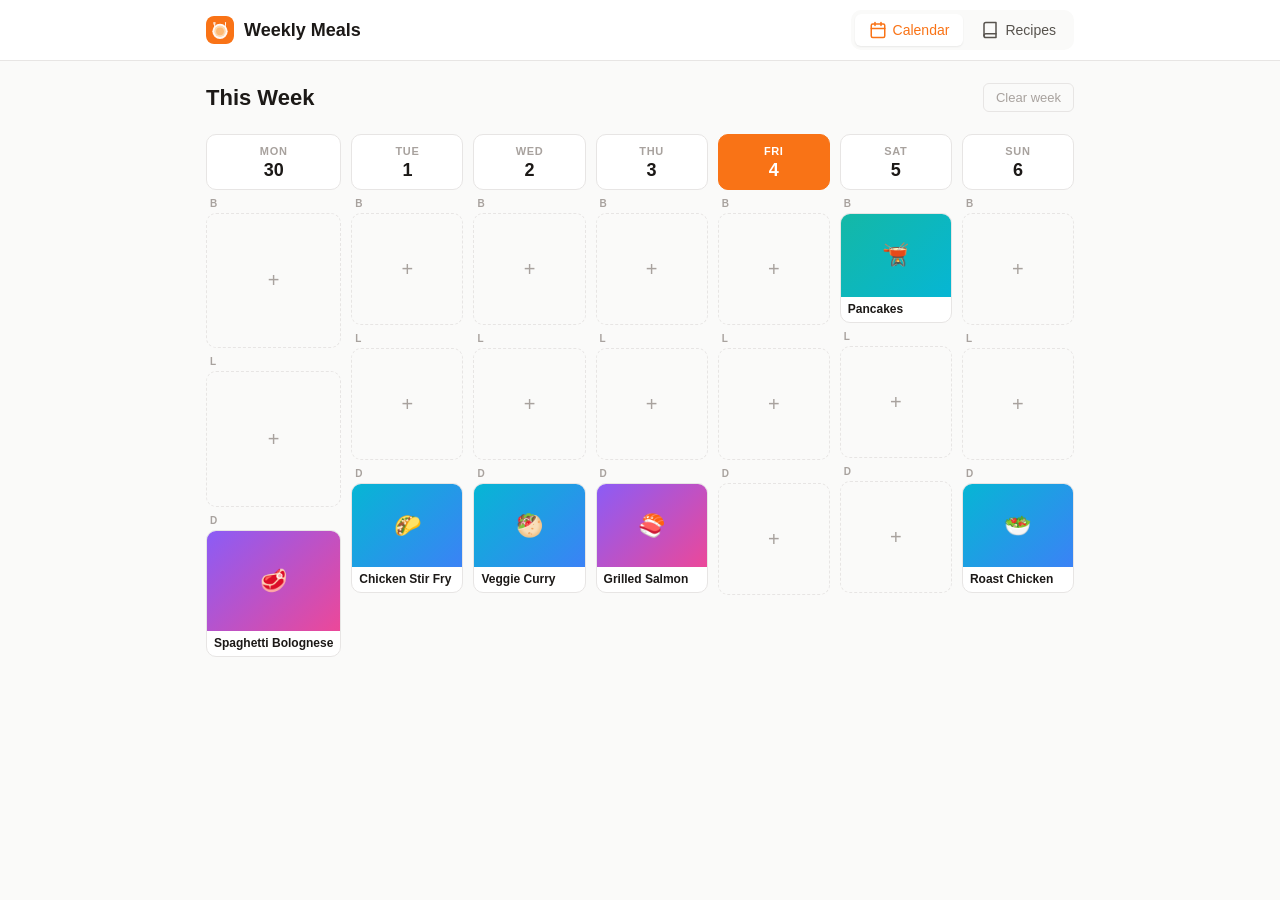
<file: index.html>
<!DOCTYPE html>
<html lang="en">
<head>
  <meta charset="UTF-8">
  <meta name="viewport" content="width=device-width, initial-scale=1.0, viewport-fit=cover">
  <meta name="theme-color" content="#f97316">
  <meta name="apple-mobile-web-app-capable" content="yes">
  <meta name="apple-mobile-web-app-status-bar-style" content="black-translucent">
  <meta name="apple-mobile-web-app-title" content="Weekly Meals">
  <meta name="description" content="Plan your family meals for the week">
  <link rel="manifest" href="manifest.json">
  <link rel="apple-touch-icon" href="icon.svg">
  <link rel="icon" href="icon.svg" type="image/svg+xml">
  <title>Weekly Meals</title>
  <link rel="stylesheet" href="styles.css">
</head>
<body>
  <div id="app">

    <header class="app-header">
      <div class="header-inner">
        <div class="logo">
          <svg width="28" height="28" viewBox="0 0 512 512" fill="none">
            <rect width="512" height="512" rx="110" fill="#f97316"/>
            <circle cx="256" cy="280" r="140" fill="white" opacity="0.95"/>
            <circle cx="256" cy="280" r="105" fill="#fed7aa"/>
            <circle cx="256" cy="280" r="72" fill="#fdba74"/>
            <rect x="148" y="110" width="14" height="90" rx="7" fill="white"/>
            <rect x="134" y="110" width="10" height="48" rx="5" fill="white"/>
            <rect x="162" y="110" width="10" height="48" rx="5" fill="white"/>
            <rect x="148" y="156" width="14" height="8" rx="3" fill="white"/>
            <rect x="350" y="110" width="14" height="120" rx="7" fill="white"/>
            <path d="M350 110 Q360 122 364 148 L364 162 L350 162 Z" fill="white"/>
          </svg>
          <span>Weekly Meals</span>
        </div>
        <nav class="tab-nav">
          <button class="tab-btn active" data-view="calendar">
            <svg width="18" height="18" viewBox="0 0 24 24" fill="none" stroke="currentColor" stroke-width="2" stroke-linecap="round" stroke-linejoin="round">
              <rect x="3" y="4" width="18" height="18" rx="2"/>
              <line x1="16" y1="2" x2="16" y2="6"/>
              <line x1="8" y1="2" x2="8" y2="6"/>
              <line x1="3" y1="10" x2="21" y2="10"/>
            </svg>
            <span>Calendar</span>
          </button>
          <button class="tab-btn" data-view="library">
            <svg width="18" height="18" viewBox="0 0 24 24" fill="none" stroke="currentColor" stroke-width="2" stroke-linecap="round" stroke-linejoin="round">
              <path d="M4 19.5A2.5 2.5 0 0 1 6.5 17H20"/>
              <path d="M6.5 2H20v20H6.5A2.5 2.5 0 0 1 4 19.5v-15A2.5 2.5 0 0 1 6.5 2z"/>
            </svg>
            <span>Recipes</span>
          </button>
        </nav>
      </div>
    </header>

    <main id="main"></main>

    <div id="overlay" class="overlay hidden" role="dialog" aria-modal="true"></div>
    <div id="modal" class="modal hidden"></div>

    <div id="install-banner" class="install-banner hidden">
      <div class="install-banner-content">
        <svg width="24" height="24" viewBox="0 0 512 512"><rect width="512" height="512" rx="110" fill="#f97316"/><circle cx="256" cy="280" r="140" fill="white" opacity="0.95"/><circle cx="256" cy="280" r="105" fill="#fed7aa"/><circle cx="256" cy="280" r="72" fill="#fdba74"/></svg>
        <div>
          <strong>Add to Home Screen</strong>
          <p>Install Weekly Meals as an app</p>
        </div>
      </div>
      <div class="install-banner-actions">
        <button id="btn-install" class="btn-primary">Install</button>
        <button id="btn-install-dismiss">Later</button>
      </div>
    </div>

  </div>
  <script src="app.js"></script>
</body>
</html>
</file>
<file: styles.css>
/* ============================================================
   BASE
   ============================================================ */
*, *::before, *::after { box-sizing: border-box; margin: 0; padding: 0; }

:root {
  --primary:        #f97316;
  --primary-dark:   #ea580c;
  --primary-light:  #fff7ed;
  --primary-tint:   #fed7aa;
  --bg:             #fafaf9;
  --surface:        #ffffff;
  --border:         #e7e5e4;
  --border-light:   #f5f5f4;
  --text:           #1c1917;
  --text-2:         #57534e;
  --text-3:         #a8a29e;
  --radius-xs:      6px;
  --radius-sm:      10px;
  --radius:         14px;
  --radius-lg:      20px;
  --radius-xl:      28px;
  --shadow-sm:      0 1px 2px rgba(0,0,0,.07);
  --shadow:         0 2px 8px rgba(0,0,0,.09), 0 1px 2px rgba(0,0,0,.06);
  --shadow-lg:      0 8px 24px rgba(0,0,0,.12), 0 2px 6px rgba(0,0,0,.06);
  --shadow-xl:      0 20px 40px rgba(0,0,0,.14), 0 4px 12px rgba(0,0,0,.08);
  --header-h:       60px;
  --safe-bottom:    env(safe-area-inset-bottom, 0px);
}

html { height: 100%; -webkit-tap-highlight-color: transparent; }

body {
  height: 100%;
  font-family: -apple-system, BlinkMacSystemFont, 'Segoe UI', Roboto, Helvetica, Arial, sans-serif;
  background: var(--bg);
  color: var(--text);
  font-size: 15px;
  line-height: 1.5;
  -webkit-font-smoothing: antialiased;
  overscroll-behavior: none;
}

#app { height: 100%; display: flex; flex-direction: column; }

button {
  font-family: inherit;
  cursor: pointer;
  border: none;
  background: none;
  font-size: inherit;
  color: inherit;
}

input, textarea, select {
  font-family: inherit;
  font-size: inherit;
  color: inherit;
}

img { display: block; max-width: 100%; }

/* ============================================================
   HEADER
   ============================================================ */
.app-header {
  position: sticky;
  top: 0;
  z-index: 100;
  background: var(--surface);
  border-bottom: 1px solid var(--border);
  padding-top: env(safe-area-inset-top, 0px);
}

.header-inner {
  max-width: 900px;
  margin: 0 auto;
  height: var(--header-h);
  display: flex;
  align-items: center;
  justify-content: space-between;
  padding: 0 16px;
}

.logo {
  display: flex;
  align-items: center;
  gap: 10px;
  font-weight: 700;
  font-size: 18px;
  color: var(--text);
  text-decoration: none;
}

.logo svg { flex-shrink: 0; border-radius: 8px; }

.tab-nav {
  display: flex;
  gap: 4px;
  background: var(--bg);
  padding: 4px;
  border-radius: var(--radius-sm);
}

.tab-btn {
  display: flex;
  align-items: center;
  gap: 6px;
  padding: 7px 14px;
  border-radius: var(--radius-xs);
  font-size: 14px;
  font-weight: 500;
  color: var(--text-2);
  transition: background .15s, color .15s;
}

.tab-btn:hover { color: var(--text); background: var(--border-light); }

.tab-btn.active {
  background: var(--surface);
  color: var(--primary);
  box-shadow: var(--shadow-sm);
}

/* ============================================================
   MAIN SCROLLABLE AREA
   ============================================================ */
main {
  flex: 1;
  overflow-y: auto;
  overflow-x: hidden;
  -webkit-overflow-scrolling: touch;
  padding-bottom: calc(24px + var(--safe-bottom));
}

/* ============================================================
   CALENDAR VIEW
   ============================================================ */
.calendar-view {
  max-width: 900px;
  margin: 0 auto;
  padding: 20px 16px 0;
}

.calendar-header {
  display: flex;
  align-items: center;
  justify-content: space-between;
  margin-bottom: 20px;
}

.calendar-title { font-size: 22px; font-weight: 700; }

.btn-clear-week {
  font-size: 13px;
  color: var(--text-3);
  padding: 6px 12px;
  border-radius: var(--radius-xs);
  border: 1px solid var(--border);
  transition: color .15s, border-color .15s;
}

.btn-clear-week:hover { color: #ef4444; border-color: #fca5a5; }

/* Desktop 7-column grid */
.days-grid {
  display: grid;
  grid-template-columns: repeat(7, 1fr);
  gap: 10px;
}

/* Day column */
.day-col {
  display: flex;
  flex-direction: column;
  gap: 6px;
}

.day-heading {
  text-align: center;
  padding: 8px 4px;
  border-radius: var(--radius-sm);
  background: var(--surface);
  border: 1px solid var(--border);
}

.day-heading .day-name {
  font-size: 11px;
  font-weight: 600;
  text-transform: uppercase;
  letter-spacing: .06em;
  color: var(--text-3);
}

.day-heading .day-date {
  font-size: 18px;
  font-weight: 700;
  color: var(--text);
  line-height: 1.2;
}

.day-col.today .day-heading {
  background: var(--primary);
  border-color: var(--primary);
}

.day-col.today .day-heading .day-name,
.day-col.today .day-heading .day-date { color: white; }

/* Meal slot */
.meal-slot { display: flex; flex-direction: column; gap: 2px; }

.meal-label {
  font-size: 10px;
  font-weight: 600;
  text-transform: uppercase;
  letter-spacing: .05em;
  color: var(--text-3);
  padding-left: 4px;
}

/* Assigned recipe card in calendar */
.cal-recipe-card {
  background: var(--surface);
  border: 1px solid var(--border);
  border-radius: var(--radius-sm);
  overflow: hidden;
  cursor: pointer;
  transition: transform .12s, box-shadow .12s;
  text-align: left;
  width: 100%;
}

.cal-recipe-card:hover { transform: translateY(-1px); box-shadow: var(--shadow); }
.cal-recipe-card:active { transform: scale(.97); }

.cal-recipe-thumb {
  width: 100%;
  aspect-ratio: 4/3;
  object-fit: cover;
}

.cal-recipe-thumb-placeholder {
  width: 100%;
  aspect-ratio: 4/3;
  display: flex;
  align-items: center;
  justify-content: center;
  font-size: 22px;
}

.cal-recipe-name {
  font-size: 11px;
  font-weight: 600;
  padding: 5px 7px;
  color: var(--text);
  white-space: nowrap;
  overflow: hidden;
  text-overflow: ellipsis;
  line-height: 1.3;
}

/* Empty slot button */
.cal-empty-slot {
  width: 100%;
  aspect-ratio: 1/1;
  border: 1.5px dashed var(--border);
  border-radius: var(--radius-sm);
  display: flex;
  align-items: center;
  justify-content: center;
  color: var(--text-3);
  font-size: 20px;
  cursor: pointer;
  transition: border-color .15s, color .15s, background .15s;
  background: transparent;
}

.cal-empty-slot:hover {
  border-color: var(--primary);
  color: var(--primary);
  background: var(--primary-light);
}

/* ============================================================
   MOBILE CALENDAR (stacked list)
   ============================================================ */
.days-list { display: flex; flex-direction: column; gap: 12px; }

.day-card {
  background: var(--surface);
  border: 1px solid var(--border);
  border-radius: var(--radius);
  overflow: hidden;
  box-shadow: var(--shadow-sm);
}

.day-card-header {
  display: flex;
  align-items: center;
  justify-content: space-between;
  padding: 12px 16px;
  border-bottom: 1px solid var(--border-light);
}

.day-card.today .day-card-header {
  background: var(--primary);
  border-bottom-color: var(--primary-dark);
}

.day-card-name {
  font-size: 16px;
  font-weight: 700;
}

.day-card.today .day-card-name { color: white; }

.day-card-date {
  font-size: 13px;
  color: var(--text-3);
}

.day-card.today .day-card-date { color: rgba(255,255,255,.8); }

.meal-rows { display: flex; flex-direction: column; }

.meal-row {
  display: flex;
  align-items: center;
  gap: 12px;
  padding: 10px 16px;
  border-bottom: 1px solid var(--border-light);
  min-height: 64px;
}

.meal-row:last-child { border-bottom: none; }

.meal-row-label {
  width: 72px;
  flex-shrink: 0;
  font-size: 12px;
  font-weight: 600;
  text-transform: uppercase;
  letter-spacing: .05em;
  color: var(--text-3);
}

/* Mobile recipe card in meal row */
.meal-row-recipe {
  flex: 1;
  display: flex;
  align-items: center;
  gap: 10px;
  cursor: pointer;
  padding: 4px 8px;
  border-radius: var(--radius-sm);
  transition: background .12s;
  text-align: left;
  background: none;
  border: none;
}

.meal-row-recipe:hover { background: var(--bg); }
.meal-row-recipe:active { background: var(--border-light); }

.meal-row-thumb {
  width: 44px;
  height: 44px;
  border-radius: var(--radius-xs);
  object-fit: cover;
  flex-shrink: 0;
}

.meal-row-thumb-placeholder {
  width: 44px;
  height: 44px;
  border-radius: var(--radius-xs);
  flex-shrink: 0;
  display: flex;
  align-items: center;
  justify-content: center;
  font-size: 20px;
}

.meal-row-recipe-name {
  font-size: 14px;
  font-weight: 600;
  color: var(--text);
  flex: 1;
}

.meal-row-recipe-meta {
  font-size: 12px;
  color: var(--text-3);
}

.meal-row-recipe-arrow {
  color: var(--text-3);
  font-size: 18px;
  flex-shrink: 0;
}

/* Mobile empty slot in row */
.meal-row-empty {
  flex: 1;
  display: flex;
  align-items: center;
  gap: 8px;
  cursor: pointer;
  padding: 8px 12px;
  border-radius: var(--radius-sm);
  border: 1.5px dashed var(--border);
  color: var(--text-3);
  font-size: 13px;
  font-weight: 500;
  transition: border-color .15s, color .15s, background .15s;
  background: none;
}

.meal-row-empty:hover {
  border-color: var(--primary);
  color: var(--primary);
  background: var(--primary-light);
}

.meal-row-empty svg { flex-shrink: 0; }

/* ============================================================
   RECIPE LIBRARY VIEW
   ============================================================ */
.library-view {
  max-width: 900px;
  margin: 0 auto;
  padding: 20px 16px 0;
}

.library-header {
  display: flex;
  align-items: center;
  justify-content: space-between;
  margin-bottom: 20px;
  gap: 12px;
}

.library-title { font-size: 22px; font-weight: 700; }

.btn-add-recipe {
  display: flex;
  align-items: center;
  gap: 7px;
  padding: 9px 16px;
  background: var(--primary);
  color: white;
  border-radius: var(--radius-sm);
  font-size: 14px;
  font-weight: 600;
  transition: background .15s, transform .1s;
  flex-shrink: 0;
}

.btn-add-recipe:hover { background: var(--primary-dark); }
.btn-add-recipe:active { transform: scale(.96); }

.recipe-grid {
  display: grid;
  grid-template-columns: repeat(auto-fill, minmax(170px, 1fr));
  gap: 14px;
}

.recipe-card {
  background: var(--surface);
  border: 1px solid var(--border);
  border-radius: var(--radius);
  overflow: hidden;
  cursor: pointer;
  transition: transform .12s, box-shadow .12s;
  box-shadow: var(--shadow-sm);
}

.recipe-card:hover { transform: translateY(-3px); box-shadow: var(--shadow); }
.recipe-card:active { transform: scale(.97); }

.recipe-card-image {
  width: 100%;
  aspect-ratio: 4/3;
  object-fit: cover;
}

.recipe-card-image-placeholder {
  width: 100%;
  aspect-ratio: 4/3;
  display: flex;
  align-items: center;
  justify-content: center;
  font-size: 36px;
}

.recipe-card-body { padding: 12px; }

.recipe-card-name {
  font-size: 14px;
  font-weight: 700;
  color: var(--text);
  margin-bottom: 6px;
  line-height: 1.3;
}

.recipe-card-meta {
  display: flex;
  align-items: center;
  gap: 10px;
  flex-wrap: wrap;
}

.recipe-meta-chip {
  display: flex;
  align-items: center;
  gap: 4px;
  font-size: 12px;
  color: var(--text-3);
}

.recipe-meta-chip svg { flex-shrink: 0; }

/* Empty state */
.empty-state {
  text-align: center;
  padding: 60px 20px;
  color: var(--text-3);
}

.empty-state-icon {
  font-size: 52px;
  margin-bottom: 16px;
}

.empty-state-title {
  font-size: 18px;
  font-weight: 700;
  color: var(--text-2);
  margin-bottom: 8px;
}

.empty-state-body {
  font-size: 14px;
  line-height: 1.6;
  margin-bottom: 24px;
}

/* ============================================================
   OVERLAY & MODALS
   ============================================================ */
.overlay {
  position: fixed;
  inset: 0;
  background: rgba(0,0,0,.5);
  z-index: 200;
  backdrop-filter: blur(2px);
  -webkit-backdrop-filter: blur(2px);
  opacity: 0;
  transition: opacity .2s;
}

.overlay.visible { opacity: 1; }
.overlay.hidden { display: none; }

.modal {
  position: fixed;
  z-index: 201;
  background: var(--surface);
  overflow-y: auto;
  -webkit-overflow-scrolling: touch;
  transform: translateY(20px);
  opacity: 0;
  transition: transform .25s cubic-bezier(.34,1.56,.64,1), opacity .2s;
}

.modal.visible { transform: translateY(0); opacity: 1; }
.modal.hidden { display: none; }

/* Bottom sheet on mobile */
@media (max-width: 640px) {
  .modal {
    bottom: 0;
    left: 0;
    right: 0;
    border-radius: var(--radius-lg) var(--radius-lg) 0 0;
    max-height: 92dvh;
    transform: translateY(100%);
    padding-bottom: var(--safe-bottom);
  }

  .modal.visible { transform: translateY(0); }
}

/* Centered dialog on desktop */
@media (min-width: 641px) {
  .modal {
    top: 50%;
    left: 50%;
    transform: translate(-50%, -40%);
    border-radius: var(--radius-lg);
    width: 560px;
    max-width: calc(100vw - 32px);
    max-height: 85dvh;
    box-shadow: var(--shadow-xl);
  }

  .modal.visible { transform: translate(-50%, -50%); }
}

/* Drag handle (mobile) */
.modal-handle {
  display: none;
  width: 40px;
  height: 4px;
  background: var(--border);
  border-radius: 9px;
  margin: 12px auto 0;
}

@media (max-width: 640px) { .modal-handle { display: block; } }

/* ============================================================
   RECIPE DETAIL MODAL
   ============================================================ */
.recipe-detail { }

.recipe-detail-image {
  width: 100%;
  aspect-ratio: 16/9;
  object-fit: cover;
}

.recipe-detail-image-placeholder {
  width: 100%;
  aspect-ratio: 16/9;
  display: flex;
  align-items: center;
  justify-content: center;
  font-size: 60px;
}

.recipe-detail-body { padding: 20px; }

.recipe-detail-top {
  display: flex;
  align-items: flex-start;
  justify-content: space-between;
  gap: 12px;
  margin-bottom: 16px;
}

.recipe-detail-title { font-size: 22px; font-weight: 800; line-height: 1.2; }

.recipe-detail-close {
  width: 36px;
  height: 36px;
  border-radius: 50%;
  background: var(--bg);
  display: flex;
  align-items: center;
  justify-content: center;
  flex-shrink: 0;
  color: var(--text-2);
  font-size: 20px;
  transition: background .15s;
}

.recipe-detail-close:hover { background: var(--border); }

.recipe-stats {
  display: flex;
  gap: 16px;
  flex-wrap: wrap;
  margin-bottom: 24px;
}

.recipe-stat {
  display: flex;
  align-items: center;
  gap: 6px;
  padding: 8px 14px;
  background: var(--bg);
  border-radius: var(--radius-sm);
  font-size: 13px;
  font-weight: 600;
  color: var(--text-2);
}

.recipe-stat svg { color: var(--primary); }

.recipe-section { margin-bottom: 24px; }

.recipe-section-title {
  font-size: 13px;
  font-weight: 700;
  text-transform: uppercase;
  letter-spacing: .07em;
  color: var(--text-3);
  margin-bottom: 10px;
}

.ingredient-list { list-style: none; display: flex; flex-direction: column; gap: 6px; }

.ingredient-item {
  display: flex;
  align-items: flex-start;
  gap: 10px;
  font-size: 14px;
  color: var(--text);
  line-height: 1.5;
}

.ingredient-dot {
  width: 6px;
  height: 6px;
  border-radius: 50%;
  background: var(--primary);
  flex-shrink: 0;
  margin-top: 8px;
}

.method-steps { display: flex; flex-direction: column; gap: 12px; }

.method-step {
  display: flex;
  align-items: flex-start;
  gap: 12px;
  font-size: 14px;
  color: var(--text);
  line-height: 1.6;
}

.step-num {
  width: 24px;
  height: 24px;
  border-radius: 50%;
  background: var(--primary);
  color: white;
  font-size: 12px;
  font-weight: 700;
  display: flex;
  align-items: center;
  justify-content: center;
  flex-shrink: 0;
  margin-top: 2px;
}

.recipe-detail-actions {
  display: flex;
  gap: 10px;
  padding-top: 8px;
  border-top: 1px solid var(--border-light);
  flex-wrap: wrap;
}

.btn-secondary {
  flex: 1;
  padding: 11px;
  border-radius: var(--radius-sm);
  font-size: 14px;
  font-weight: 600;
  background: var(--bg);
  color: var(--text-2);
  border: 1px solid var(--border);
  text-align: center;
  transition: background .15s;
}

.btn-secondary:hover { background: var(--border-light); }

.btn-primary {
  flex: 1;
  padding: 11px;
  border-radius: var(--radius-sm);
  font-size: 14px;
  font-weight: 600;
  background: var(--primary);
  color: white;
  text-align: center;
  transition: background .15s;
}

.btn-primary:hover { background: var(--primary-dark); }

.btn-danger {
  padding: 11px;
  border-radius: var(--radius-sm);
  font-size: 14px;
  font-weight: 600;
  background: #fef2f2;
  color: #ef4444;
  border: 1px solid #fecaca;
  transition: background .15s;
}

.btn-danger:hover { background: #fee2e2; }

/* ============================================================
   RECIPE PICKER MODAL
   ============================================================ */
.picker-header {
  position: sticky;
  top: 0;
  background: var(--surface);
  padding: 16px 16px 12px;
  border-bottom: 1px solid var(--border);
  z-index: 1;
}

.picker-title-row {
  display: flex;
  align-items: center;
  justify-content: space-between;
  margin-bottom: 12px;
}

.picker-title { font-size: 18px; font-weight: 700; }

.picker-close {
  width: 32px; height: 32px;
  border-radius: 50%;
  background: var(--bg);
  display: flex; align-items: center; justify-content: center;
  color: var(--text-2); font-size: 18px;
  transition: background .15s;
}

.picker-close:hover { background: var(--border); }

.search-input {
  width: 100%;
  padding: 10px 14px;
  border-radius: var(--radius-sm);
  border: 1.5px solid var(--border);
  background: var(--bg);
  font-size: 14px;
  outline: none;
  transition: border-color .15s;
}

.search-input:focus { border-color: var(--primary); }

.picker-list { padding: 8px; display: flex; flex-direction: column; gap: 4px; }

.picker-recipe-row {
  display: flex;
  align-items: center;
  gap: 12px;
  padding: 10px;
  border-radius: var(--radius-sm);
  cursor: pointer;
  transition: background .12s;
  border: none;
  background: none;
  width: 100%;
  text-align: left;
}

.picker-recipe-row:hover { background: var(--bg); }
.picker-recipe-row:active { background: var(--border-light); }

.picker-thumb {
  width: 52px;
  height: 52px;
  border-radius: var(--radius-xs);
  object-fit: cover;
  flex-shrink: 0;
}

.picker-thumb-placeholder {
  width: 52px;
  height: 52px;
  border-radius: var(--radius-xs);
  flex-shrink: 0;
  display: flex;
  align-items: center;
  justify-content: center;
  font-size: 24px;
}

.picker-info { flex: 1; min-width: 0; }

.picker-recipe-name {
  font-size: 15px;
  font-weight: 600;
  color: var(--text);
  white-space: nowrap;
  overflow: hidden;
  text-overflow: ellipsis;
}

.picker-recipe-meta { font-size: 12px; color: var(--text-3); }

.picker-check {
  width: 28px; height: 28px;
  border-radius: 50%;
  background: var(--primary);
  display: flex; align-items: center; justify-content: center;
  flex-shrink: 0;
}

/* ============================================================
   RECIPE FORM MODAL
   ============================================================ */
.form-header {
  position: sticky;
  top: 0;
  background: var(--surface);
  padding: 16px 16px 12px;
  border-bottom: 1px solid var(--border);
  z-index: 1;
  display: flex;
  align-items: center;
  justify-content: space-between;
}

.form-title { font-size: 18px; font-weight: 700; }

.form-header-actions { display: flex; align-items: center; gap: 8px; }

.form-body { padding: 20px; display: flex; flex-direction: column; gap: 20px; }

.form-group { display: flex; flex-direction: column; gap: 6px; }

.form-label {
  font-size: 13px;
  font-weight: 600;
  color: var(--text-2);
}

.form-input {
  padding: 11px 14px;
  border-radius: var(--radius-sm);
  border: 1.5px solid var(--border);
  background: var(--surface);
  font-size: 15px;
  outline: none;
  transition: border-color .15s;
  width: 100%;
}

.form-input:focus { border-color: var(--primary); }

.form-textarea {
  padding: 11px 14px;
  border-radius: var(--radius-sm);
  border: 1.5px solid var(--border);
  background: var(--surface);
  font-size: 15px;
  outline: none;
  transition: border-color .15s;
  width: 100%;
  resize: vertical;
  min-height: 100px;
}

.form-textarea:focus { border-color: var(--primary); }

.form-row { display: grid; grid-template-columns: 1fr 1fr; gap: 14px; }

/* Image upload */
.image-upload-area {
  border: 2px dashed var(--border);
  border-radius: var(--radius-sm);
  padding: 20px;
  text-align: center;
  cursor: pointer;
  transition: border-color .15s, background .15s;
  position: relative;
  overflow: hidden;
}

.image-upload-area:hover { border-color: var(--primary); background: var(--primary-light); }

.image-upload-area input[type="file"] {
  position: absolute;
  inset: 0;
  opacity: 0;
  cursor: pointer;
  width: 100%;
  height: 100%;
}

.image-upload-preview {
  width: 100%;
  aspect-ratio: 16/9;
  object-fit: cover;
  border-radius: var(--radius-xs);
  margin-bottom: 10px;
}

.image-upload-icon { font-size: 28px; margin-bottom: 8px; }

.image-upload-text { font-size: 14px; color: var(--text-2); font-weight: 500; }
.image-upload-hint { font-size: 12px; color: var(--text-3); margin-top: 4px; }

.image-url-row {
  display: flex;
  gap: 8px;
  margin-top: 10px;
}

.image-url-row input { flex: 1; }

/* Ingredients list builder */
.ingredients-list { display: flex; flex-direction: column; gap: 8px; }

.ingredient-input-row {
  display: flex;
  align-items: center;
  gap: 8px;
}

.ingredient-input-row input { flex: 1; }

.btn-icon {
  width: 36px;
  height: 36px;
  border-radius: var(--radius-xs);
  display: flex;
  align-items: center;
  justify-content: center;
  flex-shrink: 0;
  font-size: 18px;
  transition: background .15s;
}

.btn-icon-danger { color: #ef4444; }
.btn-icon-danger:hover { background: #fef2f2; }

.btn-add-ingredient {
  display: flex;
  align-items: center;
  gap: 6px;
  font-size: 13px;
  font-weight: 600;
  color: var(--primary);
  padding: 8px 0;
  transition: color .15s;
}

.btn-add-ingredient:hover { color: var(--primary-dark); }

.form-footer {
  position: sticky;
  bottom: 0;
  background: var(--surface);
  padding: 16px;
  border-top: 1px solid var(--border);
  display: flex;
  gap: 10px;
}

/* ============================================================
   CONFIRM DIALOG
   ============================================================ */
.confirm-dialog { padding: 28px 24px; text-align: center; }
.confirm-icon { font-size: 40px; margin-bottom: 12px; }
.confirm-title { font-size: 18px; font-weight: 700; margin-bottom: 8px; }
.confirm-body { font-size: 14px; color: var(--text-2); margin-bottom: 24px; }
.confirm-actions { display: flex; gap: 10px; }

/* ============================================================
   INSTALL BANNER
   ============================================================ */
.install-banner {
  position: fixed;
  bottom: calc(16px + var(--safe-bottom));
  left: 16px;
  right: 16px;
  background: var(--surface);
  border-radius: var(--radius);
  box-shadow: var(--shadow-xl);
  padding: 16px;
  z-index: 300;
  border: 1px solid var(--border);
  animation: slideUp .3s ease;
}

.install-banner.hidden { display: none; }

@keyframes slideUp {
  from { transform: translateY(100%); opacity: 0; }
  to { transform: translateY(0); opacity: 1; }
}

.install-banner-content {
  display: flex;
  align-items: center;
  gap: 14px;
  margin-bottom: 14px;
}

.install-banner-content svg { flex-shrink: 0; border-radius: 12px; }

.install-banner-content strong { display: block; font-size: 15px; font-weight: 700; }
.install-banner-content p { font-size: 13px; color: var(--text-2); margin-top: 2px; }

.install-banner-actions {
  display: flex;
  gap: 10px;
}

.install-banner-actions .btn-primary { padding: 10px 20px; flex: none; }
.install-banner-actions button:last-child {
  flex: 1;
  padding: 10px;
  border-radius: var(--radius-sm);
  font-size: 14px;
  font-weight: 600;
  color: var(--text-3);
}

/* ============================================================
   UTILITIES
   ============================================================ */
.hidden { display: none !important; }

.visually-hidden {
  position: absolute;
  width: 1px; height: 1px;
  padding: 0; margin: -1px;
  overflow: hidden; clip: rect(0,0,0,0);
  border: 0;
}

/* ============================================================
   RESPONSIVE BREAKPOINTS
   ============================================================ */

/* Show mobile list layout below 640px, desktop grid above */
@media (max-width: 639px) {
  .days-grid { display: none; }
  .days-list { display: flex; }
}

@media (min-width: 640px) {
  .days-grid { display: grid; }
  .days-list { display: none; }

  /* Smaller grid columns on tablet */
  .days-grid {
    grid-template-columns: repeat(7, 1fr);
  }
}

/* On very wide screens keep a nice max-width */
@media (min-width: 900px) {
  .cal-recipe-name { font-size: 12px; }
}

/* Reduce motion */
@media (prefers-reduced-motion: reduce) {
  *, *::before, *::after {
    transition-duration: .01ms !important;
    animation-duration: .01ms !important;
  }
}
</file>
